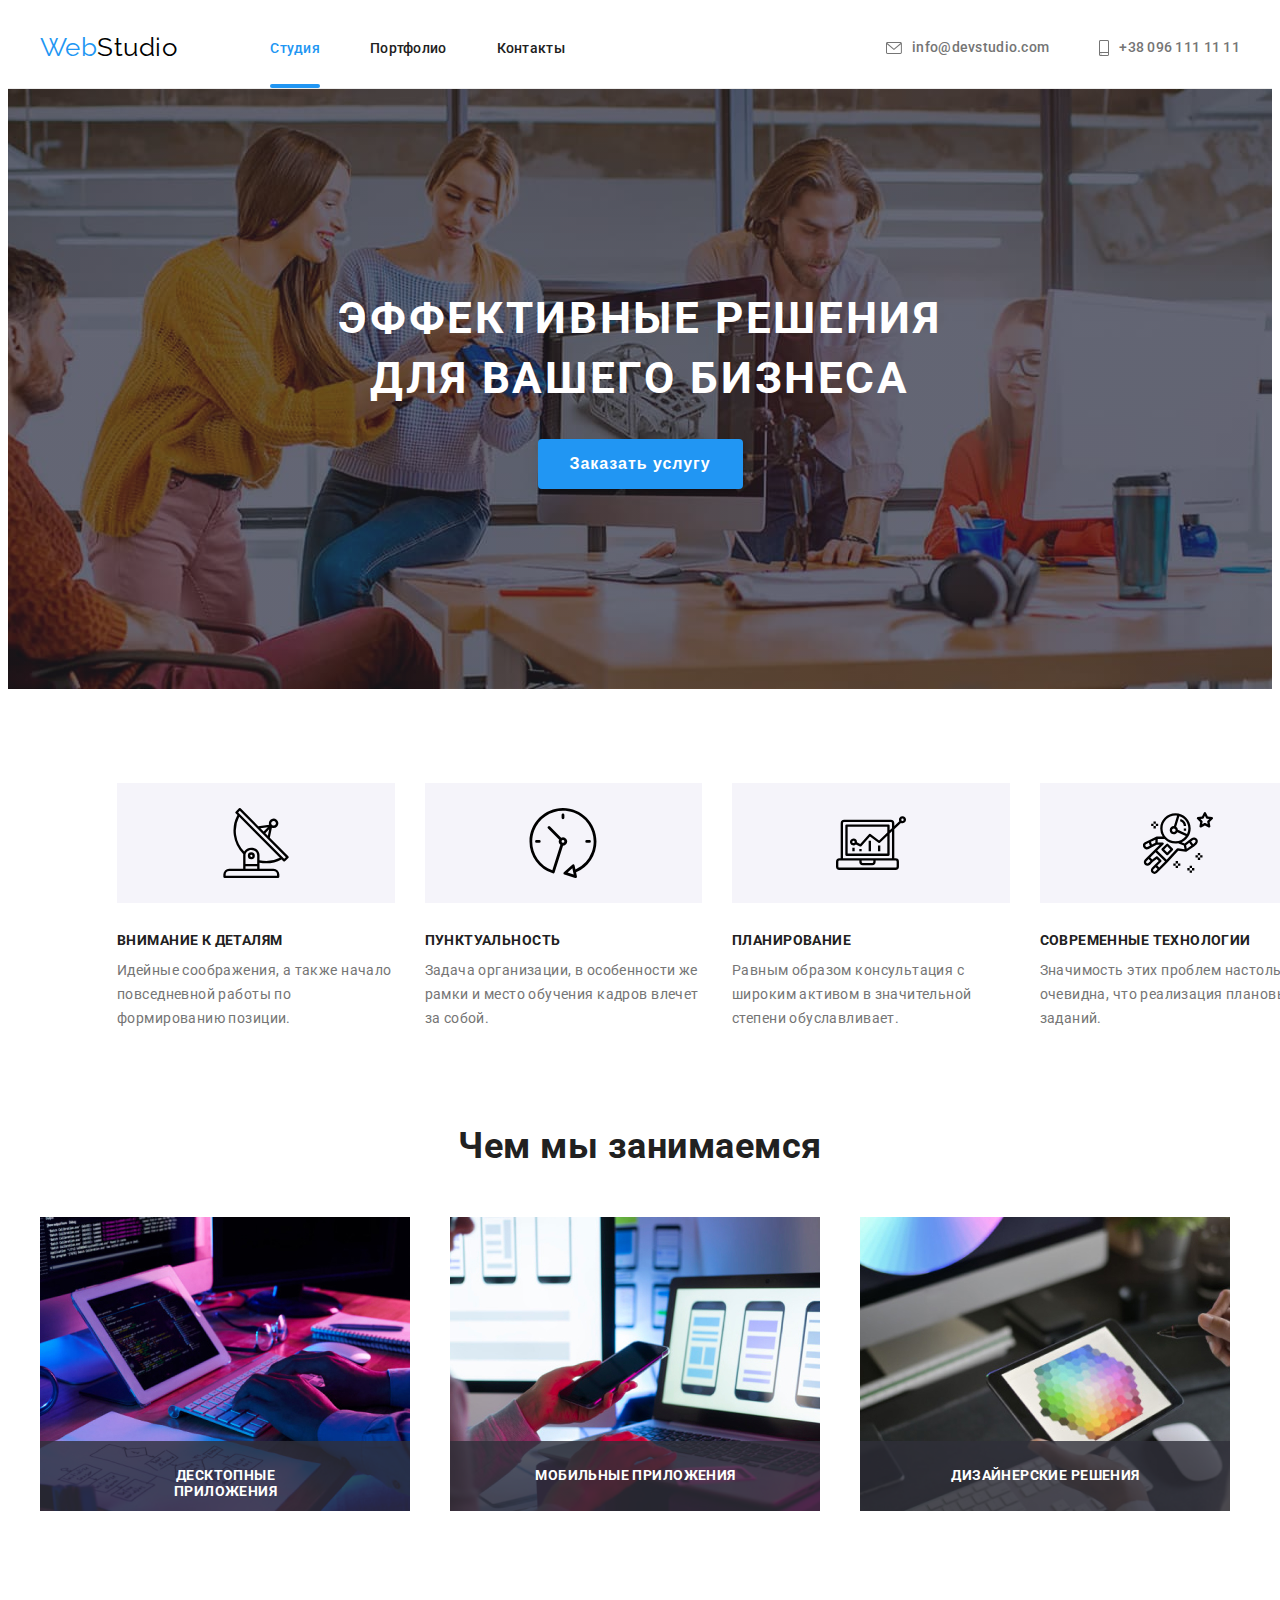
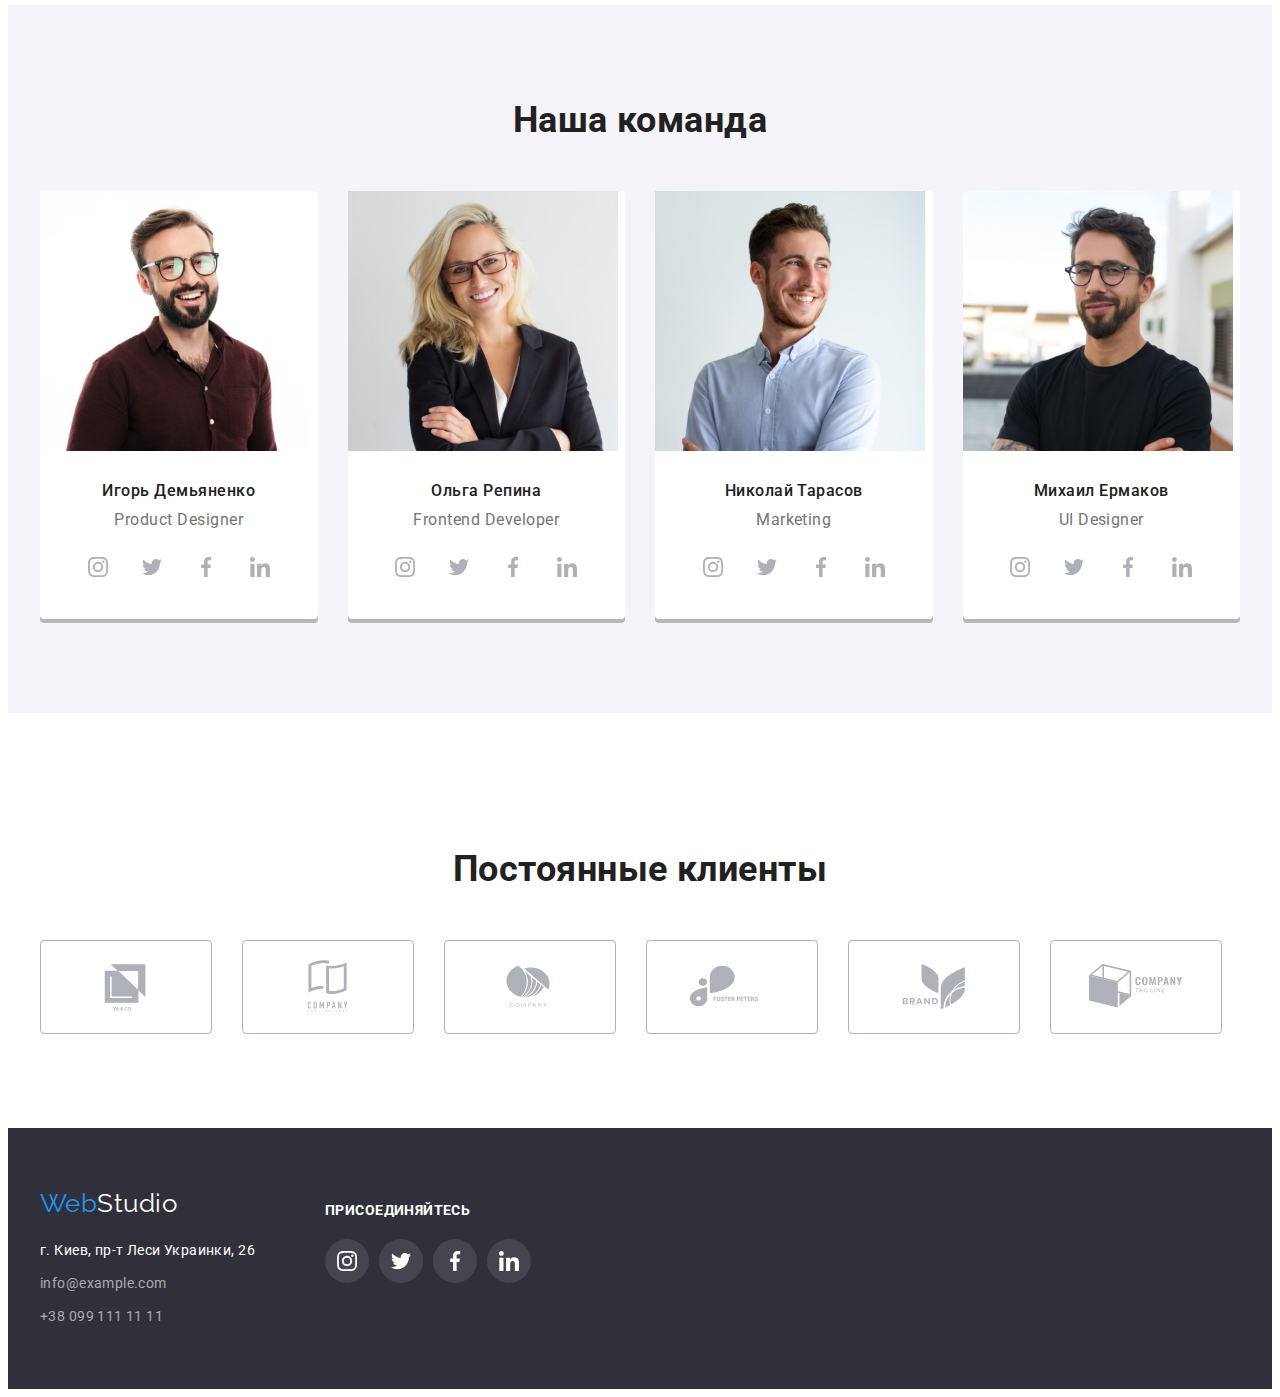
<file: index.html>
<!DOCTYPE html>
<html lang="en">

<head>
  <meta charset="UTF-8" />
  <meta http-equiv="X-UA-Compatible" content="IE=edge" />
  <meta name="viewport" content="width=device-width, initial-scale=1.0" />
  <title>Document</title>
  <link rel="preconnect" href="https://fonts.googleapis.com" />
  <link rel="preconnect" href="https://fonts.gstatic.com" crossorigin />
  <link href="https://fonts.googleapis.com/css2?family=Raleway:wght@700&family=Roboto:wght@400;500;700;900&display=swap"
    rel="stylesheet" />
  <link rel="stylesheet" href="https://cdnjs.cloudflare.com/ajax/libs/modern-normalize/1.1.0/modern-normalize.min.css"
    integrity="sha512-wpPYUAdjBVSE4KJnH1VR1HeZfpl1ub8YT/NKx4PuQ5NmX2tKuGu6U/JRp5y+Y8XG2tV+wKQpNHVUX03MfMFn9Q=="
    crossorigin="anonymous" referrerpolicy="no-referrer" />
  <link rel="stylesheet" href="./css/styles.css" />
</head>

<body>
  <!-- section header start-->
  <header class="header">
    <div class="container header-container">
      <a class="logo logo-header canceled" href="./index.html"><span class="logo-accent">Web</span><span
          class="logo-black">Studio</span></a>
      <nav class="header-nav">
        <ul class="header-list canceled">
          <li class="header-item">
            <a href="./index.html"  class="header-link canceled current">Студия
            </a>
          </li>
          <li class="header-item">
            <a class="header-link canceled" href="./portfolio.html">Портфолио</a>
          </li>
          <li class="header-item">
            <a class="header-link canceled" href="">Контакты</a>
          </li>
        </ul>
      </nav>
      <div class="header-group">
        <ul class="contact-list canceled">
          <li class="contact-item">
            <a href="mailto:info@devstudio.com" class="mailto canceled">
              <svg class="i-email" width="16" height="12">
                <use href="./images/icon.svg#icon-envelope-hover"></use>
              </svg>
              info@devstudio.com</a>
          </li>
          <li class="contact-item">
            <a href="tel:+380961111111" class="tel canceled">
              <svg class="i-tel" width="10" height="16">
                <use href="./images/icon.svg#icon-smartphone">
                </use>
              </svg>
              +38 096 111 11 11</a>
          </li>
        </ul>
      </div>
    </div>
  </header>
  <!-- section header end -->
  <main>
    <!-- section order start-->

    <section class="order overlay">
      <div class="container">
        <h1 class="order-title">Эффективные решения для вашего бизнеса</h1>
        <button class="order-btn" type="button" name="order_item" data-modal-open>Заказать услугу</button>
      </div>
      <div class="backdrop is-hidden" data-modal>
        <div class="modal">
          <button class="modal-btn" data-modal-close>
          <svg width="30" height="30">
            <use href="./images/icon.svg#icon-close-btn"></use>
          </svg>
          </button>
        </div>
      </div>
    </section>
    <!-- section order end-->
    <!-- section approach -->
    <section class="approach">
      <div class="container">
        <ul class="approach-list card-set">
          <li class="approach-item card-set-item">
              <div class="about-svg">
                <svg width="70" height="70">
                  <use href="./images/icon.svg#icon-antenna-1"></use>
                </svg>
              </div>
            <h3 class="approach-title">Внимание к деталям</h3>
            <p class="approach-p">
              Идейные соображения, а также начало повседневной работы по
              формированию позиции.
            </p>
          </li>
          <li class="approach-item card-set-item">
              <div class="about-svg">
                <svg width="70" height="70">
                  <use href="./images/icon.svg#icon-clock-1"></use>
                </svg>
              </div>
            <h3 class="approach-title">Пунктуальность</h3>
            <p class="approach-p">
              Задача организации, в особенности же рамки и место обучения кадров
              влечет за собой.
            </p>
          </li>
          <li class="approach-item card-set-item">
              <div class="about-svg">
                <svg width="70" height="70">
                  <use href="./images/icon.svg#icon-diagram-1"></use>
                </svg>
              </div>
            <h3 class="approach-title">Планирование</h3>
            <p class="approach-p">
              Равным образом консультация с широким активом в значительной
              степени обуславливает.
            </p>
          </li>
          <li class="approach-item card-set-item">
              <div class="about-svg">
                <svg width="70" height="70">
                  <use href="./images/icon.svg#icon-astronaut-1"></use>
                </svg>
              </div>
            <h3 class="approach-title">Современные технологии</h3>
            <p class="approach-p">
              Значимость этих проблем настолько очевидна, что реализация
              плановых заданий.
            </p>
          </li>
        </ul>
      </div>
    </section>
    <!-- section approach end-->
    <!-- section skills start -->
    <section class="skills">
      <div class="container">
        <h2 class="skills-title">Чем мы занимаемся</h2>
        <ul class="skills-list card-set">
          <li class="skills-item card-set-item">
            <a class="skills-link" href=""><img src="./images/skills/1.jpg" alt="разработка" width="370" /></a>
            <div class="skills-item-div">
              <p class="skills-item-p">Десктопные приложения</p>
            </div>
          </li>
          <li class="skills-item card-set-item">
            <a class="skills-link" href=""><img src="./images/skills/2.jpg" alt="интеграция" width="370" /></a>
            <div class="skills-item-div">
              <p class="skills-item-p">Мобильные приложения</p>
            </div>
          </li>
          <li class="skills-item card-set-item">
            <a class="skills-link" href=""><img src="./images/skills/3.jpg" alt="дизайн" width="370" /></a>
            <div class="skills-item-div">
              <p class="skills-item-p">Дизайнерские решения</p>
            </div>
          </li>
        </ul>
      </div>
    </section>
    <!-- section skills end -->
    <!-- section team start -->
    <section class="team">
      <div class="container">
        <h2 class="team-title">Наша команда</h2>
        <ul class="team-list card-set">
          <li class="team-member card-set-item">
            <img src="./images/team/igor.jpg" alt="фото И.Демьяненко" width="270" />
            <div class="member-list">
              <h3 class="member-name ">Игорь Демьяненко</h3>
              <p class="member-function" lang="en">Product Designer</p>
              <ul class="social-media">
                <li class="social-media-item">
                    <a href="https://www.instagram.com/" class="social-media-link">
                    <svg class="social-media-icon" width="20" height="20">
                    <use href="./images/icon.svg#icon-instagram-2"></use>
                    </svg>
                      </a>
                </li>
                <li class="social-media-item">
                    <a href="https://twitter.com/" class="social-media-link">
                    <svg class="social-media-icon" width="20" height="20">
                    <use href="./images/icon.svg#icon-twitter-1"></use>
                    </svg>
                    </a>
                </li>
                <li class="social-media-item">
                    <a href="https://www.facebook.com/" class="social-media-link">
                    <svg class="social-media-icon" width="20" height="20">
                    <use href="./images/icon.svg#icon-facebook-1"></use>
                    </svg>
                    </a>
                </li>
                <li class="social-media-item">
                    <a href="https://www.linkedin.com/" class="social-media-link">
                    <svg class="social-media-icon" width="20" height="20">
                    <use href="./images/icon.svg#icon-linkedin-1"></use>
                     </svg>
                    </a>
                </li>
              </ul>
            </div>
          </li>
          <li class="team-member card-set-item">
            <img src="./images/team/olga.jpg" alt="фото О.Репина" width="270" />
            <div class="member-list">
              <h3 class="member-name">Ольга Репина</h3>
              <p class="member-function" lang="en">Frontend Developer</p>
              <ul class="social-media">
                <li class="social-media-item">
                    <a href="https://www.instagram.com/" class="social-media-link">
                    <svg class="social-media-icon" width="20" height="20">
                    <use href="./images/icon.svg#icon-instagram-2"></use>
                    </svg>
                      </a>
                </li>
                <li class="social-media-item">
                    <a href="https://twitter.com/" class="social-media-link">
                    <svg class="social-media-icon" width="20" height="20">
                    <use href="./images/icon.svg#icon-twitter-1"></use>
                    </svg>
                    </a>
                </li>
                <li class="social-media-item">
                    <a href="https://www.facebook.com/" class="social-media-link">
                    <svg class="social-media-icon" width="20" height="20">
                    <use href="./images/icon.svg#icon-facebook-1"></use>
                    </svg>
                    </a>
                </li>
                <li class="social-media-item">
                    <a href="https://www.linkedin.com/" class="social-media-link">
                    <svg class="social-media-icon" width="20" height="20">
                    <use href="./images/icon.svg#icon-linkedin-1"></use>
                     </svg>
                    </a>
                </li>
              </ul>
            </div>
          </li>
          <li class="team-member card-set-item">
            <img src="./images/team/nikolay.jpg" alt="фото Н.Тарасов" width="270" />
            <div class="member-list">
              <h3 class="member-name">Николай Тарасов</h3>
              <p class="member-function" lang="en">Marketing</p>
              <ul class="social-media">
                <li class="social-media-item">
                    <a href="https://www.instagram.com/" class="social-media-link">
                    <svg class="social-media-icon" width="20" height="20">
                    <use href="./images/icon.svg#icon-instagram-2"></use>
                    </svg>
                      </a>
                </li>
                <li class="social-media-item">
                    <a href="https://twitter.com/" class="social-media-link">
                    <svg class="social-media-icon" width="20" height="20">
                    <use href="./images/icon.svg#icon-twitter-1"></use>
                    </svg>
                    </a>
                </li>
                <li class="social-media-item">
                    <a href="https://www.facebook.com/" class="social-media-link">
                    <svg class="social-media-icon" width="20" height="20">
                    <use href="./images/icon.svg#icon-facebook-1"></use>
                    </svg>
                    </a>
                </li>
                <li class="social-media-item">
                    <a href="https://www.linkedin.com/" class="social-media-link">
                    <svg class="social-media-icon" width="20" height="20">
                    <use href="./images/icon.svg#icon-linkedin-1"></use>
                     </svg>
                    </a>
                </li>
              </ul>
            </div>
          </li>
          <li class="team-member card-set-item">
            <img src="./images/team/mikhail.jpg" alt="фото М.Ермаков" width="270" />
            <div class="member-list">
              <h3 class="member-name">Михаил Ермаков</h3>
              <p class="member-function" lang="en">UI Designer</p>
              <ul class="social-media">
                <li class="social-media-item">
                    <a href="https://www.instagram.com/" class="social-media-link">
                    <svg class="social-media-icon" width="20" height="20">
                    <use href="./images/icon.svg#icon-instagram-2"></use>
                    </svg>
                      </a>
                </li>
                <li class="social-media-item">
                    <a href="https://twitter.com/" class="social-media-link">
                    <svg class="social-media-icon" width="20" height="20">
                    <use href="./images/icon.svg#icon-twitter-1"></use>
                    </svg>
                    </a>
                </li>
                <li class="social-media-item">
                    <a href="https://www.facebook.com/" class="social-media-link">
                    <svg class="social-media-icon" width="20" height="20">
                    <use href="./images/icon.svg#icon-facebook-1"></use>
                    </svg>
                    </a>
                </li>
                <li class="social-media-item">
                    <a href="https://www.linkedin.com/" class="social-media-link">
                    <svg class="social-media-icon" width="20" height="20">
                    <use href="./images/icon.svg#icon-linkedin-1"></use>
                     </svg>
                    </a>
                </li>
              </ul>
            </div>
          </li>
        </ul>
      </div>
    </section>
    <!-- section team end -->
    <!-- constant customer start-->
    <section class="customer">
      <div class="container">
        <h3 class="customer-title">Постоянные клиенты</h3> 
        <ul class="customer-list">
          <li class="customer-item">
            <a href="#" class="customer-link">
              <svg class="customer-svg">
                <use href="./images/icon.svg#icon-Logo"></use>
              </svg>
            </a>
          </li>
          <li class="customer-item">
            <a href="#" class="customer-link">
              <svg class="customer-svg">
                <use href="./images/icon.svg#icon-Logo-1"></use>
              </svg>
            </a>
          </li>
          <li class="customer-item">
            <a href="#" class="customer-link">
              <svg class="customer-svg">
                <use href="./images/icon.svg#icon-Logo-2"></use>
              </svg>
            </a>
          </li>
          <li class="customer-item">
            <a href="#" class="customer-link">
              <svg class="customer-svg">
                <use href="./images/icon.svg#icon-Logo-3"></use>
              </svg>
            </a>
          </li>
          <li class="customer-item">
            <a href="#" class="customer-link">
              <svg class="customer-svg">
                <use href="./images/icon.svg#icon-Logo-4"></use>
              </svg>
            </a>
          </li>
          <li class="customer-item">
            <a href="#" class="customer-link">
              <svg class="customer-svg">
                <use href="./images/icon.svg#icon-Logo-5"></use>
              </svg>
            </a>
          </li>
        </ul>
      </div>
    </section>
    <!-- constant customer end-->
  </main>
  <!-- section footer start -->
  <footer class="footer">
    <div class="container">
    <div class="container-footer">
      <address class="address">
        <a class="logo canceled" href="./index.html"><span class="logo-accent">Web</span><span
            class="logo-white">Studio</span></a>
        <ul class="address-box canceled">
          <li class="address-descr">г. Киев, пр-т Леси Украинки, 26</li>
          <li class="conctacts">
            <a class="mailto-footer canceled" href="mailto:info@example.com ">info@example.com</a>
          </li>
          <li class="contacts">
            <a class="tel-footer canceled" href="tel:+380991111111">+38 099 111 11 11</a>
          </li>
        </ul>
      </address>
    </div>
    <div class="footer-links">
      <h2 class="footer-title">присоединяйтесь</h2>
      <ul class="footer-social">
        <li class="fsocial-list">
          <a href="https://www.instagram.com/" class="fsocial-link">
            <svg class="flink-icon" width="20" height="20">
              <use href="./images/icon.svg#icon-instagram-2">
              </use>
            </svg>
          </a>
        </li>
        <li class="fsocial-list">
          <a href="https://twitter.com/" class="fsocial-link">
            <svg class="flink-icon" width="20" height="20">
              <use href="./images/icon.svg#icon-twitter-1">
              </use>
            </svg>
          </a>
        </li>
        <li class="fsocial-list">
          <a href="https://www.facebook.com/" class="fsocial-link">
            <svg class="flink-icon" width="20" height="20">
              <use href="./images/icon.svg#icon-facebook-1">
              </use>
            </svg>
          </a>
        </li>
        <li class="fsocial-list">
          <a href="https://www.linkedin.com/" class="fsocial-link">
            <svg class="flink-icon" width="20" height="20">
              <use href="./images/icon.svg#icon-linkedin-1">
              </use>
            </svg>
          </a>
        </li>
      </ul>
    </div>
    </div>
  </footer>
  <!-- section footer end -->
  <!-- modal skrypt start -->
  <script src="./js/modal.js"></script>
  <!-- modal skrypt end -->
</body>

</html>
</file>
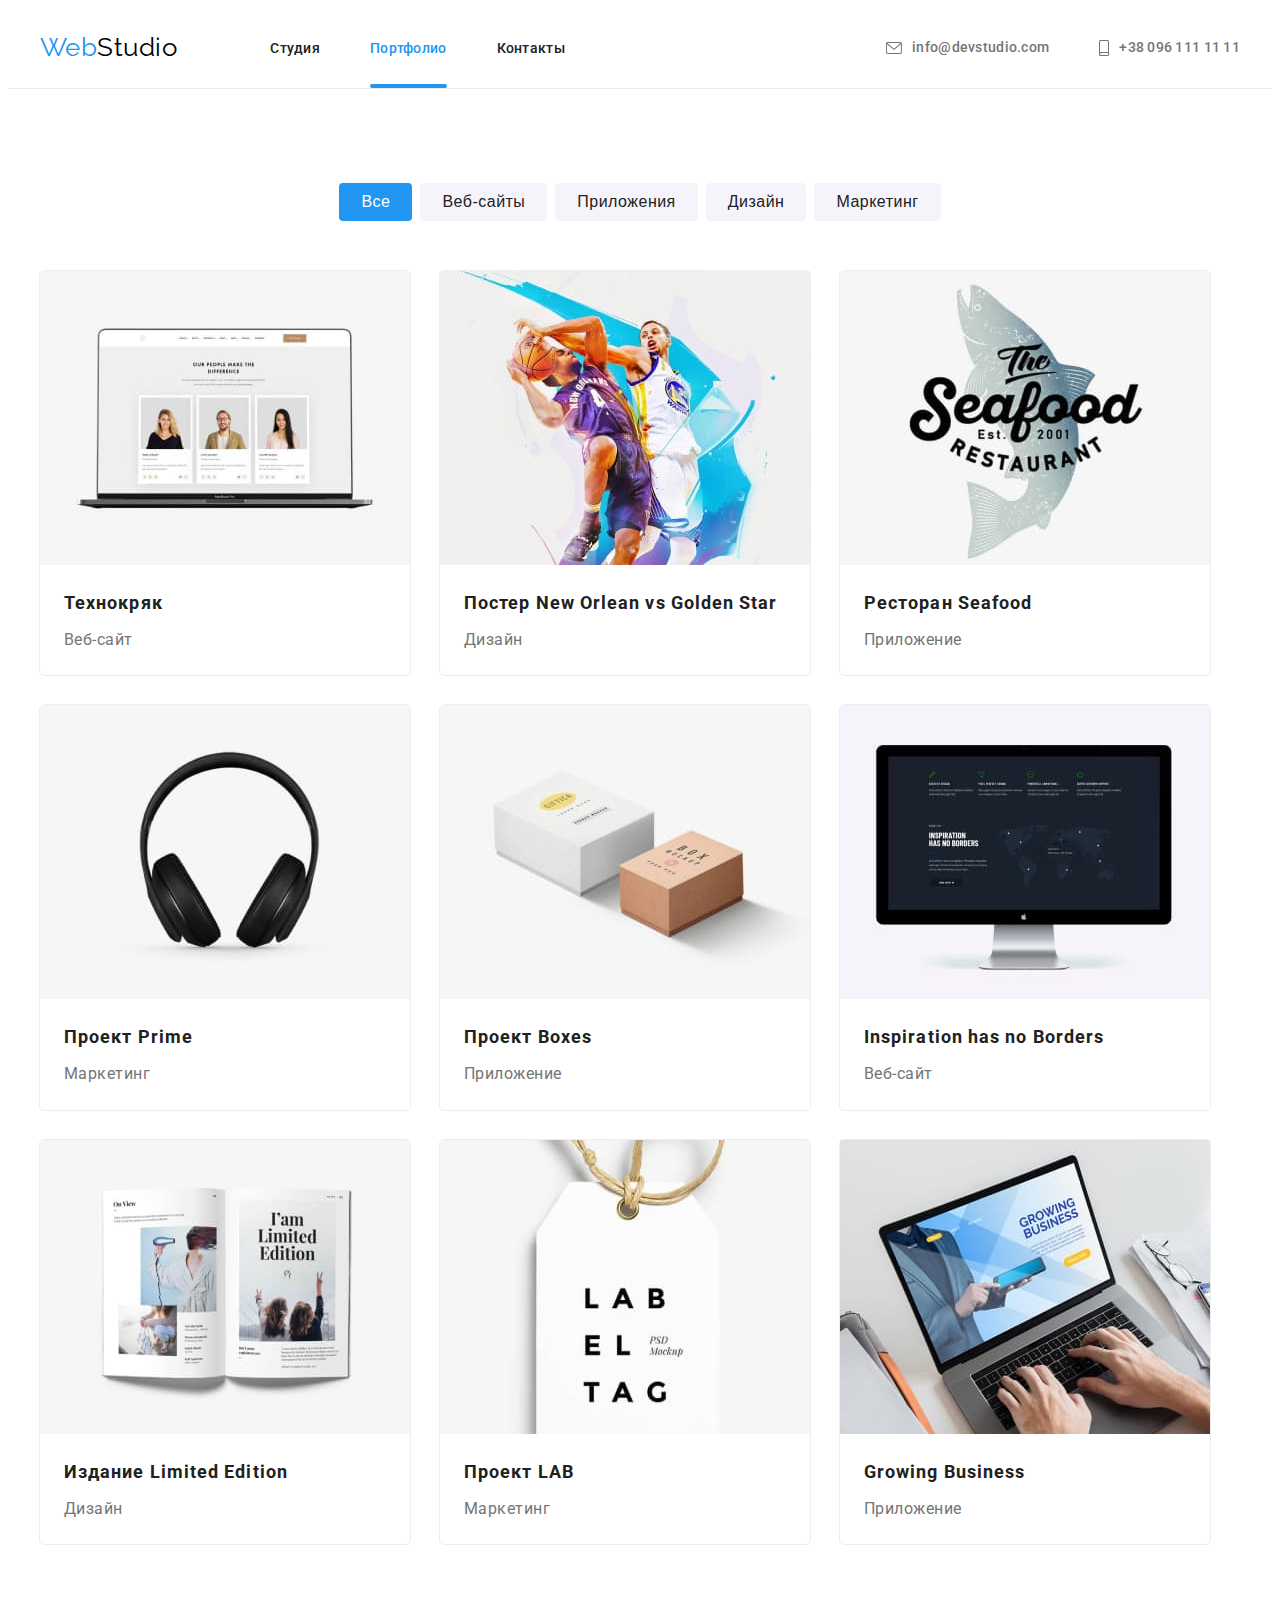
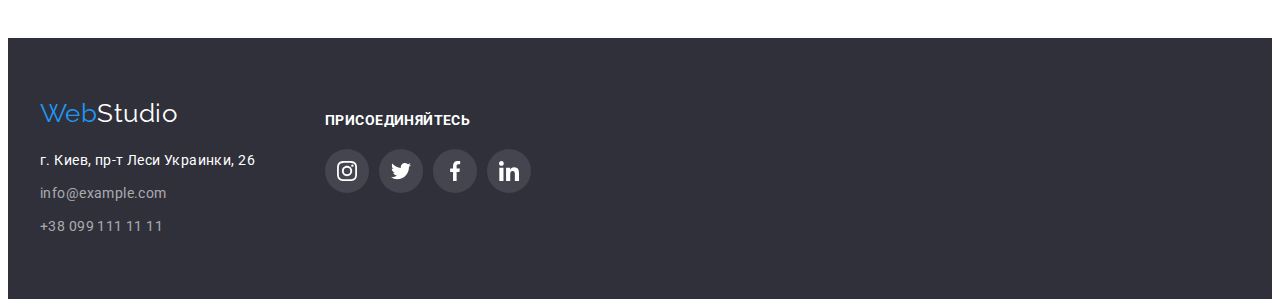
<file: portfolio.html>
<!DOCTYPE html>
<html lang="en">
  <head>
    <meta charset="UTF-8" />
    <meta http-equiv="X-UA-Compatible" content="IE=edge" />
    <meta name="viewport" content="width=device-width, initial-scale=1.0" />
    <title>Document</title>
    <link rel="preconnect" href="https://fonts.googleapis.com" />
    <link rel="preconnect" href="https://fonts.gstatic.com" crossorigin />
    <link href="https://fonts.googleapis.com/css2?family=Raleway:wght@700&family=Roboto:wght@400;500;700;900&display=swap" rel="stylesheet"/>
    <link rel="stylesheet" href="https://cdnjs.cloudflare.com/ajax/libs/modern-normalize/1.1.0/modern-normalize.min.css" integrity="sha512-wpPYUAdjBVSE4KJnH1VR1HeZfpl1ub8YT/NKx4PuQ5NmX2tKuGu6U/JRp5y+Y8XG2tV+wKQpNHVUX03MfMFn9Q==" crossorigin="anonymous" referrerpolicy="no-referrer" />  
    <link rel="stylesheet" href="./css/styles.css" />
  </head>

  <body>
    <!-- section header start-->
  <header class="header">
    <div class="container header-container">
      <a class="logo logo-header canceled" href="./index.html"><span class="logo-accent">Web</span><span
          class="logo-black">Studio</span></a>
      <nav class="header-nav">
        <ul class="header-list canceled">
          <li class="header-item">
            <a class="header-link canceled " href="./index.html">Студия</a>
          </li>
          <li class="header-item">
            <a class="header-link canceled current" href="./portfolio.html">Портфолио</a>
          </li>
          <li class="header-item">
            <a class="header-link canceled" href="">Контакты</a>
          </li>
        </ul>
      </nav>
      <div class="header-group">
        <ul class="contact-list canceled">
          <li class="contact-item">
            <a href="mailto:info@devstudio.com" class="mailto canceled">
              <svg class="i-email" width="16" height="12">
                <use href="./images/icon.svg#icon-envelope-hover"></use>
              </svg>
              info@devstudio.com</a>
          </li>
          <li class="contact-item">
            <a href="tel:+380961111111" class="tel canceled">
              <svg class="i-tel" width="10" height="16">
                <use href="./images/icon.svg#icon-smartphone">
                </use>
              </svg>
              +38 096 111 11 11</a>
          </li>
        </ul>
      </div>
    </div>
  </header>
    <!-- section header end -->
    <main>
      <!-- section portfolio start-->
      <section class="filter">
        <div class="container container-filter">
            <h1 class="approach-hidentitle">Портфолио</h1>
            <ul class="filter-list canceled">
              <li class="filter-item">
                <button class="filter-btn current-btn" type="button">Все</button>
              </li>
              <li class="filter-item">
                <button class="filter-btn" type="button">Веб-сайты</button>
              </li>
              <li class="filter-item">
                <button class="filter-btn" type="button">Приложения</button>
              </li>
              <li class="filter-item">
                <button class="filter-btn" type="button">Дизайн</button>
              </li>
              <li class="filter-item">
                <button class="filter-btn" type="button">Маркетинг</button>
              </li>
            </ul>  
            </div>
        <div class="container container-menu">  
            <ul class="menu-list card-set-portfolio canceled">
              <li class="menu-item card-set-item">
                 <div class="menu-item-div">
                <a class="menu-link" href="">
                <img
                  src="./images/filter/tehnokryak.jpg"
                  alt="постер ресторан"
                  width="370" height="294"/>
                   <div class="menu-item-overlay">
                      <p class="overlay-p">Ресурс предлагает комплексные предложения с разным уровнем функционала и сервисов. Все это позволит посетителю получить исчерпывающие сведения о компании или частном лице.</p>
                    </div>
                    </a>
                    </div>
                <div class="block-list">
                <h2 class="menu-title">Технокряк</h2>
                <p class="menu-p">Веб-сайт</p>
                </div>
              </li>
              <li class="menu-item card-set-item">
                 <div class="menu-item-div">
                <a class="menu-link" href="">
                <img
                  src="./images/filter/orlean.jpg"
                  alt="постер ресторан"
                  width="370" height="294"/>
                   <div class="menu-item-overlay">
                      <p class="overlay-p">Ресурс предлагает комплексные предложения с разным уровнем функционала и сервисов. Все это позволит посетителю получить исчерпывающие сведения о компании или частном лице.</p>
                    </div>
                     </a>
                    </div>
                <div class="block-list">
                <h2 class="menu-title">Постер New Orlean vs Golden Star</h2>
                <p class="menu-p">Дизайн</p>
                </div>
              </li>
              <li class="menu-item card-set-item">
                 <div class="menu-item-div">
                <a class="menu-link" href="">
                <img
                  src="./images/filter/seafood.jpg"
                  alt="постер ресторан"
                  width="370" height="294"/>
                   <div class="menu-item-overlay">
                      <p class="overlay-p">Ресурс предлагает комплексные предложения с разным уровнем функционала и сервисов. Все это позволит посетителю получить исчерпывающие сведения о компании или частном лице.</p>
                    </div>
                     </a>
                    </div>
                <div class="block-list">
                <h2 class="menu-title">Ресторан Seafood</h2>
                <p class="menu-p">Приложение</p>
                </div>
              </li>
              <li class="menu-item card-set-item">
                 <div class="menu-item-div">
                <a class="menu-link" href="">
                <img
                  src="./images/filter/prime.jpg"
                  alt="постер ресторан"
                  width="370" height="294"/>
                   <div class="menu-item-overlay">
                      <p class="overlay-p">Ресурс предлагает комплексные предложения с разным уровнем функционала и сервисов. Все это позволит посетителю получить исчерпывающие сведения о компании или частном лице.</p>
                    </div>
                     </a>
                    </div>
                <div class="block-list">
                <h2 class="menu-title">Проект Prime</h2>
                <p class="menu-p">Маркетинг</p>
                </div>
              </li>
              <li class="menu-item card-set-item">
                 <div class="menu-item-div">
                <a class="menu-link" href="">
                <img
                  src="./images/filter/boxes.jpg"
                  alt="постер ресторан"
                  width="370" height="294"/>
                   <div class="menu-item-overlay">
                      <p class="overlay-p">Ресурс предлагает комплексные предложения с разным уровнем функционала и сервисов. Все это позволит посетителю получить исчерпывающие сведения о компании или частном лице.</p>
                    </div>
                     </a>
                    </div>
                <div class="block-list">
                <h2 class="menu-title">Проект Boxes</h2>
                <p class="menu-p">Приложение</p>
                </div>
              </li>
              <li class="menu-item card-set-item">
                 <div class="menu-item-div">
                <a class="menu-link" href="">
                <img
                  src="./images/filter/inspiration.jpg"
                  alt="постер ресторан"
                  width="370" height="294"/>
                   <div class="menu-item-overlay">
                      <p class="overlay-p">Ресурс предлагает комплексные предложения с разным уровнем функционала и сервисов. Все это позволит посетителю получить исчерпывающие сведения о компании или частном лице.</p>
                    </div>
                     </a>
                    </div>
                <div class="block-list">
                <h2 class="menu-title">Inspiration has no Borders</h2>
                <p class="menu-p">Веб-сайт</p>
                </div>
              </li>
              <li class="menu-item card-set-item">
                 <div class="menu-item-div">
                <a class="menu-link" href="">
                <img
                  src="./images/filter/edition.jpg"
                  alt="постер ресторан"
                  width="370" height="294"/>
                   <div class="menu-item-overlay">
                      <p class="overlay-p">Ресурс предлагает комплексные предложения с разным уровнем функционала и сервисов. Все это позволит посетителю получить исчерпывающие сведения о компании или частном лице.</p>
                    </div>
                     </a>
                    </div>
                <div class="block-list">
                <h2 class="menu-title">Издание Limited Edition</h2>
                <p class="menu-p">Дизайн</p>
                </div>
              </li>
              <li class="menu-item card-set-item">
                 <div class="menu-item-div">
                <a class="menu-link" href="">
                <img
                  src="./images/filter/lab.jpg"
                  alt="постер ресторан"
                  width="370" height="294"/>
                   <div class="menu-item-overlay">
                      <p class="overlay-p">Ресурс предлагает комплексные предложения с разным уровнем функционала и сервисов. Все это позволит посетителю получить исчерпывающие сведения о компании или частном лице.</p>
                    </div>
                     </a>
                    </div>
                <div class="block-list">
                <h2 class="menu-title">Проект LAB</h2>
                <p class="menu-p">Маркетинг</p>
                </div>
              </li>
              <li class="menu-item card-set-item">
                 <div class="menu-item-div">
                <a class="menu-link" href="">
                <img
                  src="./images/filter/business.jpg"
                  alt="постер ресторан"
                  width="370" height="294"/>
                   <div class="menu-item-overlay">
                      <p class="overlay-p">Ресурс предлагает комплексные предложения с разным уровнем функционала и сервисов. Все это позволит посетителю получить исчерпывающие сведения о компании или частном лице.</p>
                    </div>
                     </a>
                    </div>
                <div class="block-list">
                <h2 class="menu-title">Growing Business</h2>
                <p class="menu-p">Приложение</p>
                </div>
              </li>
            </ul>
        </div>
      </section>
      <!-- section portfolio start-->
    </main>
      <!-- section footer start -->
  <footer class="footer">
    <div class="container">
    <div class="container-footer">
      <address class="address">
        <a class="logo canceled" href="./index.html"><span class="logo-accent">Web</span><span
            class="logo-white">Studio</span></a>
        <ul class="address-box canceled">
          <li class="address-descr">г. Киев, пр-т Леси Украинки, 26</li>
          <li class="conctacts">
            <a class="mailto-footer canceled" href="mailto:info@example.com ">info@example.com</a>
          </li>
          <li class="contacts">
            <a class="tel-footer canceled" href="tel:+380991111111">+38 099 111 11 11</a>
          </li>
        </ul>
      </address>
    </div>
    <div class="footer-links">
      <h2 class="footer-title">присоединяйтесь</h2>
      <ul class="footer-social">
        <li class="fsocial-list">
          <a href="https://www.instagram.com/" class="fsocial-link">
            <svg class="flink-icon" width="20" height="20">
              <use href="./images/icon.svg#icon-instagram-2">
              </use>
            </svg>
          </a>
        </li>
        <li class="fsocial-list">
          <a href="https://twitter.com/" class="fsocial-link">
            <svg class="flink-icon" width="20" height="20">
              <use href="./images/icon.svg#icon-twitter-1">
              </use>
            </svg>
          </a>
        </li>
        <li class="fsocial-list">
          <a href="https://www.facebook.com/" class="fsocial-link">
            <svg class="flink-icon" width="20" height="20">
              <use href="./images/icon.svg#icon-facebook-1">
              </use>
            </svg>
          </a>
        </li>
        <li class="fsocial-list">
          <a href="https://www.linkedin.com/" class="fsocial-link">
            <svg class="flink-icon" width="20" height="20">
              <use href="./images/icon.svg#icon-linkedin-1">
              </use>
            </svg>
          </a>
        </li>
      </ul>
    </div>
    </div>
  </footer>
    <!-- section footer end -->
  </body>
</html>
</file>
<file: css/styles.css>
:root {
    /* fonts */
    --main-font: "Roboto", sans-serif;
    --secondary-font:"Raleway";
    /* text color */
    --txt-main: #212121;
    --txt-focus: #2196F3;
    --txt-general-btn: #FFFFFF;
    --txt-mail-footer:rgba(255, 255, 255, 0.6);
    
    --txt-secondery: #757575;
    --txt-logo: #2196F3;
    --txt-logo-black: #000000;
    --social-link: #AFB1B8;

    /* bg color */
    --general-btn-cl:#2196F3;
    --menu-btn-cl:#F5F4FA;
    --bg-hover-genbtn: #188CE8;
    --bg-order: #2F303A;
    --bg-img-header: #C4C4C4;
/* line color */
--header-line: #ECECEC;
--item-line: #EEEEEE;
--border-line: #AFB1B8;

    /* constant */
    --item: 3;
    --indent: 30px;

    /* gap*/
    --gap-box: 30px;
}
body {
    font-family: var(--main-font);
    font-size: 16px;
    color: var(--txt-main);
    line-height: 1.14;
    letter-spacing: 0.03em;
}

/* common style start */

.card-set {
    display: flex;
    margin: calc(-1 * var(--indent) / 2);
}
.card-set-portfolio {
    display: flex;
    flex-wrap: wrap;
    margin: calc(-1 * var(--indent) / 2);
}
.card-set-item {
    margin: calc(var(--indent) / 2);
    flex-basis: calc(100% - var(--indent) * var(--item) / var(--item));
}
.link {
    text-decoration: none;
    color: currentColor;
}

.canceled {
    list-style-type: none;
    text-decoration: none;
    font-style: normal;
}

ul {
    margin: 0;
    padding: 0;
    list-style-type: none;
}

h1,
h2,
h3,
h4,
p {
    margin: 0;
}


.header-link.current {
    color: var(--txt-focus);
}

/* common style end*/

/* section header start */
.header {
    border-bottom: 1px solid var(--header-line);
}
.container {
    width: 1200px;
    padding-right: 15px;
    padding-left: 15px;
    margin-left: auto;
    margin-right: auto;
}
.header-container {
    display: flex;
    align-items: center;

}
.logo {
    font-family: var(--secondary-font);
    font-size: 26px;
    line-height: 1.19;
    color: var(--txt-logo);
}
.logo-header {
    margin-top: 24px;
    margin-right: 93px;
    margin-bottom: 25px;
}
span.logo-accent {
    color: var(--txt-logos);
}
span.logo-black {
    color: var(--txt-logo-black);
}
span.logo-white {
    color: var(--txt-general-btn);
}
.header-list {
    margin-right: 50px;
    display: flex;
}
.header-item {
    margin-right: 50px;
}
.header-link {
    font-weight: 500;
    font-size: 14px;
    letter-spacing: 0.02em;
    color: var(--txt-main);
    padding: 32px 0px;
}
.header-link.current {
    position: relative;
}
.header-link.current::after {
    content: "";
    display: block;
    width: 100%;
    height: 4px;
    bottom: 0;
    border-radius: 2px;  
    background-color: var(--txt-focus);
    position: absolute;
}


.line {
    width: 48px;
    height: 4px;
    border-radius: 2px;
    background-color: var(--general-btn-cl);
}
.header-group {
    margin-left: auto;
}
.contact-list {
    margin-left: 50px;
    display: flex;
}
.mailto {
    display: flex;
    align-items: center;
    font-weight: 500;
    font-size: 14px;
    line-height: 1.14;
    letter-spacing: 0.02em;
    color: var(--txt-secondery);
    padding: 32px 0px;
    transition: background-color 1000ms cubic-bezier(0.4, 0, 0.2, 1);
}
.mailto:hover,
.mailto:focus {
    color: var(--txt-focus);
}
.i-email,
.i-tel {
    fill: currentColor;
    margin-right: 10px;
}


.tel {
    display: flex;
    align-items: center;
    font-weight: 500;
    font-size: 14px;
    line-height: 1.14;
    letter-spacing: 0.02em;
    color: var(--txt-secondery);
    margin-left: 50px;
    padding: 32px 0px;
    transition: background-color 1000ms cubic-bezier(0.4, 0, 0.2, 1);
}
.tel:hover,
.tel:focus {
    color: var(--txt-focus);
}

/* section header end */

/* section order start */

.order {
    background-color: var(--bg-order);
    padding: 200px 0px;
}
.order.overlay {
    background-position: center;
    background-size: cover;
    background-repeat: no-repeat;
    background-image: linear-gradient(to right, rgba(47, 48, 58, 0.4), rgba(47, 48, 58, 0.4)), url(../images/filter/Img.jpg); background-color: var(--bg-img-header);
}
.order-title {
    font-size: 44px;
    line-height: 1.36;
    letter-spacing: 0.06em;
    text-transform: uppercase;
    text-align: center;
    color: var(--txt-general-btn);
    max-width: 650px;
    margin: 0 auto;
}
.order-btn {
    display: block;
    margin-left: auto;
    margin-right: auto;
    margin-top: 30px;
    font-weight: 700;
    background-color: var(--general-btn-cl);
    font-size: 16px;
    line-height: 1.88;
    letter-spacing: 0.06em;
    border-radius: 4px;
    color: var(--txt-general-btn);
    padding: 10px 32px;
    align-items: center;
    box-shadow: 1px 3px 4px rgb(0 0 0 / 20%);
    border-style: none; 
    transition: background-color 1000ms cubic-bezier(0.4, 0, 0.2, 1);
}

.order-btn:hover,
.order-btn:focus {
    background-color: var(--bg-hover-genbtn);
}

/* section order end */

/* section approach start*/

/* .approach-item {
   
} */
.approach {
    padding: 94px;
}
.about-svg {
    display: flex;
    min-width: 270px;
    min-height: 120px;
    justify-content: center;
    align-items: center;
    background-color: var(--menu-btn-cl);
    margin-bottom: 30px;
    /* color: #757575; */
}
.approach-title {
    font-weight: 700;
    font-size: 14px;
    line-height: 1.14;
    letter-spacing: 0.03em;
    text-transform: uppercase;
    margin-bottom: 10px;
}
.approach-p {
    font-size: 14px;
    line-height: 1.71;
    letter-spacing: 0.03em;
    color: var(--txt-secondery);
    
}

/* section approach end*/

/* section skills start */

.skills {
    padding-bottom: 94px;
}

.skills-item-div {
    width: 370px;
    height: 70px;
    background-color: rgba(47, 48, 58, 0.8);
    position: absolute;
    bottom: 0px;
}
.skills-item {
    position: relative;
}

.skills-item-p {
    text-transform: uppercase;
    font-weight: 700;
    font-size: 14px;
    line-height: 1.14;
    letter-spacing: 0.03em;
    color: var(--txt-general-btn);  
   text-align: center;
   padding-top: 27px;
   padding-right: 82px;
   padding-bottom: 27px;
   padding-left: 83px;
}

.skills-title,
.team-title,
.customer-title {
    font-weight: 700;
    font-size: 36px;
    line-height: 1.17;
    text-align: center;
    padding-bottom: 50px;
}

/* section skills end */

/* section team start */
.team {
    background: var(--menu-btn-cl);
    padding: 94px 0px;
    margin-bottom: 135px;
}
.team-member {
    background: var(--txt-general-btn);
    border-radius: 4px;
    box-shadow: 0px 4px rgba(0, 0, 0, 0.25);
}
.team-list {
    --item: 4;
}
.member-list {
    padding: 30px 0px;
}
.member-name {
    font-weight: 500;
    font-size: 16px;
    line-height: 1.19;
    letter-spacing: 0.03em;
    color: var(--txt-main);
    text-align: center;
    margin-bottom: 10px;
}
.social-media {
    display: flex;
    justify-content: center;
    margin-top: 16px;
}

.social-media-item:nth-child(n+2) {
margin-left: 10px;
}
.social-media-link {
    display: flex;
    align-items: center;
    justify-content: center;
    width: 44px;
    height: 44px;
    border-radius: 50%;
    color: var(--social-link);
    transition: background-color 1000ms cubic-bezier(0.4, 0, 0.2, 1);
}
.social-media-link:hover,
.social-media-link:focus {
    background:var(--general-btn-cl);
    color: var(--txt-general-btn);
}
.social-media-icon {
    fill: currentColor;
}

.member-function {
    font-size: 16px;
    line-height: 1.19;
    letter-spacing: 0.03em;
    color: var(--txt-secondery);
    text-align: center;

}

/* section team end */
/* section customer start */
.customer {
    margin-bottom: 94px;
}
.customer-list {
    display: flex;
}
.customer-link {
    display: flex;
    align-items: center;
    justify-content: center;
    height: 92px;
    width: 170px;
    border: 1px solid var(--border-line);
    border-radius: 4px;
    color: var(--border-line);
    transition: color 1000ms cubic-bezier(0.4, 0, 0.2, 1);
}
.customer-svg {
    width: 106px;
    height: 60px;
    fill: currentColor;
}
.customer-title {
    padding-bottom: 50px;
}
.customer-item:nth-child(n+2) {
    margin-left:var(--gap-box);
}
.customer-link:hover,
.customer-link:focus {
    border: 1px solid var(--general-btn-cl);
    color: var(--general-btn-cl);
}


/* section customer end */
/* footer start */
.footer {
    background-color: var(--bg-order);
    padding: 60px 0px;
}
.footer .container {
    display: flex;
}

.address-box {
    font-size: 14px;
    line-height: 1.71;
    letter-spacing: 0.03em;
}

.address-descr {
    display: flex;
    width: max-content;
    color: var(--txt-general-btn);
    margin-top: 20px;
    margin-bottom: 9px;
}

.mailto-footer {
    display: flex;
    width: max-content;
    color: var(--txt-mail-footer);
    margin-bottom: 9px;
}

.tel-footer {
    display: -webkit-inline-flex;
    width: max-content;
    color: var(--txt-mail-footer);
}
.footer-links {
    margin-left: 70px;
    padding-top: 15px;
}
.footer-title {
   text-transform: uppercase;
   font-weight: 700;
   font-size: 14px;
   line-height: 1.14;
   letter-spacing: 0.03em;
   color:var(--txt-general-btn);
   margin-bottom: 20px;
}
.footer-social {
    display: flex;
}
.fsocial-link {
    display: flex;
    align-items: center;
    justify-content: center;
    height: 44px;
    width: 44px;
    border-radius: 50%;
    background: rgba(255, 255, 255, 0.1);
    box-shadow: rgba(0, 0, 0, 0.25);
    transition: background-color 1000ms cubic-bezier(0.4, 0, 0.2, 1);

}
.flink-icon {
    fill: var(--txt-general-btn);
}
.fsocial-link:hover,
.fsocial-link:focus {
    background-color: var(--general-btn-cl);
    color:var(--txt-general-btn);
}
.fsocial-list:nth-child(n+2) {
    margin-left: 10px;

}
/* footer end */

/* portfolio filter start */

.approach-hidentitle {
display: none;
}
.filter {
    padding: 94px 0px;
}

.filter-list {
    display: flex;
    justify-content: center;
    margin-left: auto;
    margin-left: auto;
    margin-bottom: 50px;
}
.filter-item:not(:last-child) {
    margin-right: 8px;
}

.filter-btn { 
    font-weight: 500;
    background-color: var(--menu-btn-cl);
    font-size: 16px;
    line-height: 1.63;
    letter-spacing: 0.03em;
    color: var(--txt-main);
    cursor: pointer;
    outline: none;
    border-style: none;
    padding: 6px 22px;
    border-radius: 4px;
    transition: background-color 1000ms cubic-bezier(0.4, 0, 0.2, 1);
}
.filter-btn:hover,
.filter-btn:focus {
    background-color: var(--general-btn-cl);
    color: var(--txt-general-btn);
}
.current-btn {
    background-color: var(--general-btn-cl);
    color: var(--txt-general-btn);
}
.menu-list {
    --item: ;
}

.menu-link {
    cursor: pointer;
    text-decoration: none;
}
.menu-item {
    outline: 1px solid var(--item-line);
    border-radius: 4px;
    transition: background-color 1000ms cubic-bezier(0.4, 0, 0.2, 1);
    cursor: pointer;
    transition: transform 250ms cubic-bezier(0.4, 0, 0.2, 1);
}

.menu-item:hover,
.menu-item:focus {
    box-shadow: 6px 1px 4px rgba(0, 0, 0, 0.16), 4px 0px 4px rgba(0, 0, 0, 0.06), 1px 0px 1px rgba(0, 0, 0, 0.12);
}


.menu-item:hover .menu-item-overlay  {
transform: translateY(0);
}
.menu-item-div {
    position: relative;
    overflow: hidden;
    
}

.menu-item-overlay {
    position: absolute;
    width: 100%;
    height: 100%;
    background-color: rgba(33, 150, 243, 0.9);
    top: 0;
    left: 0;
    transform: translateY(101%);
    transition: transform 250ms cubic-bezier(0.4, 0, 0.2, 1);
}

.overlay-p {
font-weight: 400;
font-size: 18px;
letter-spacing: 0.03em;
line-height: 1.56;
color: var(--txt-general-btn);
margin: 63px 24px;
}

.block-list {
    padding: 20px 24px;
}

img {
    display: block;
    max-width: 100%;
    height: auto;
}

.menu-title {
    font-weight: 700;
    font-size: 18px;
    line-height: 2.00;
    letter-spacing: 0.06em;
    color: var(--txt-main);
    margin-bottom: 4px;
}

.menu-p {
    font-size: 16px;
    line-height: 1.90;
    letter-spacing: 0.03em;
    color: var(--txt-secondery);
}



.backdrop {
    position: fixed;
    top: 0;
    left: 0;
    width: 100%;
    height: 100%;
    background-color: rgba(0, 0, 0, 0.2);
    opacity: 1;
    transition: opacity 250ms cubic-bezier(0.4, 0, 0.2, 1);
    z-index: 1;
}
.backdrop.is-hidden {
    opacity: 0;
    pointer-events: none;
}

.backdrop.is-hidden .modal {
    transform: translate(-50%, -50%) scale(1.2);
    transition: transform 250ms cubic-bezier(0.4, 0, 0.2, 1);
}

.modal {
    position: absolute;
    min-width: 528px;
    min-height: 581px;
    background-color: var(--txt-general-btn);
    transform: translate(-50%, -50%) scale(1);
    transition: transform 250ms cubic-bezier(0.4, 0, 0.2, 1);
    top: 50%;
    left: 50%;
    padding: 15px;
    box-shadow: 1px 0px, 2px rgba(0, 0, 0, 0.2), 1px 0px 1px rgba(0, 0, 0, 0.14), 3px 0px 1px rgba(0, 0, 0, 0.12);
}
.modal-btn {
    display: flex;
    margin-top: 8px;
    margin-right: 8px;
    background-color: var(--txt-general-btn); 
    cursor: pointer;
    position: absolute;
    top: 0;
    right: 0;
    border: 1px solid rgba(0, 0, 0, 0.1);
    border-radius: 50%;
    transition: 250ms cubic-bezier(0.4, 0, 0.2, 1);
    justify-content: center;
    align-items: center;
    height: 30px;
    width: 30px;
}
/* portfolio filter end */
</file>
